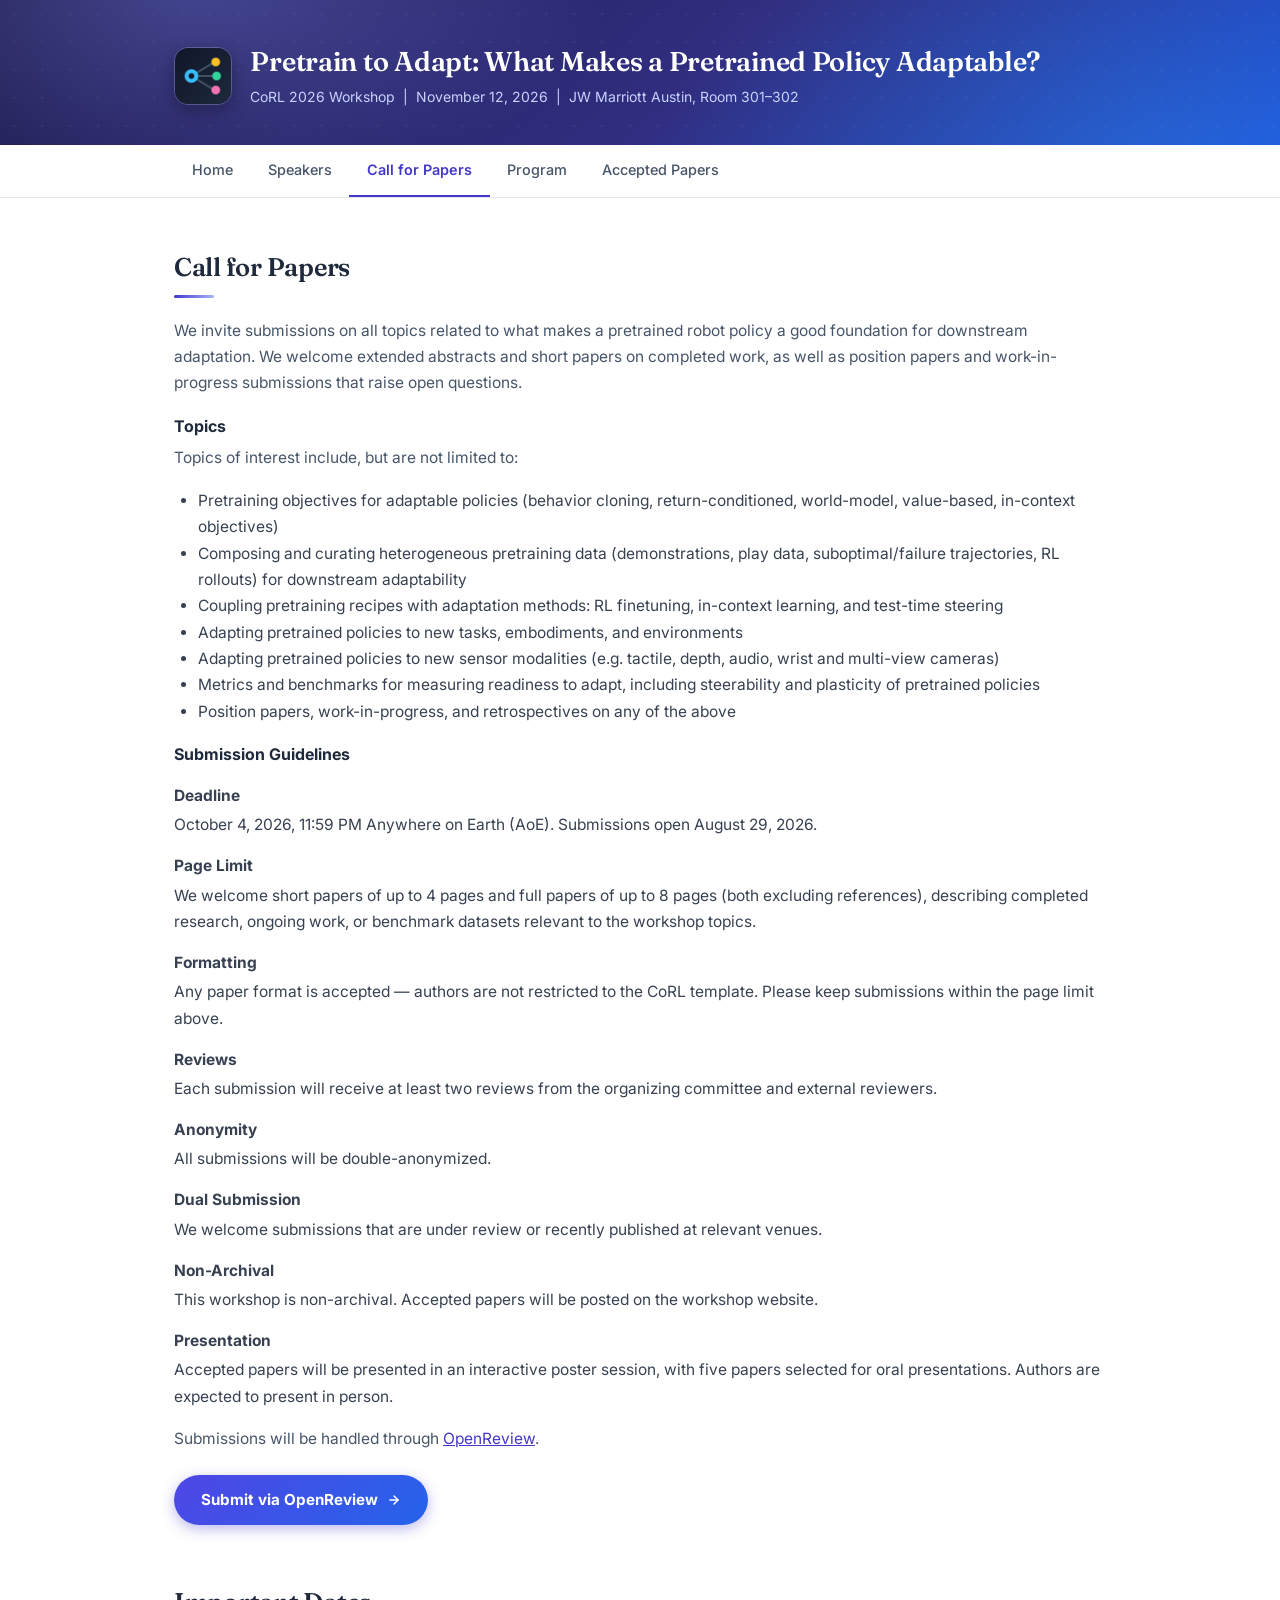
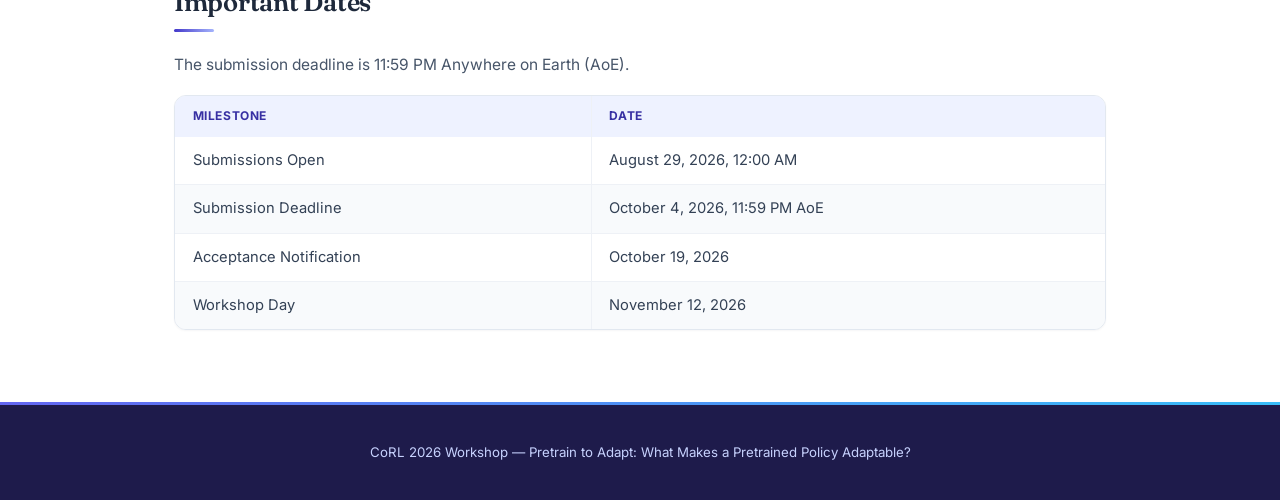
<file: call/index.html>
<!DOCTYPE html>
<html lang="en">
<head>
  <meta charset="UTF-8" />
  <meta name="viewport" content="width=device-width, initial-scale=1.0" />
  <title>Call for Papers — Pretrain to Adapt (CoRL 2026)</title>
  <link rel="icon" type="image/png" href="../images/pretrain-to-adapt.png">
  <link rel="apple-touch-icon" href="../images/favicon-180.png">
  <link rel="preconnect" href="https://fonts.googleapis.com">
  <link rel="preconnect" href="https://fonts.gstatic.com" crossorigin>
  <link href="https://fonts.googleapis.com/css2?family=Fraunces:ital,opsz,wght@0,9..144,500;0,9..144,600;0,9..144,700;1,9..144,400&family=Inter:wght@400;500;600;700;800&display=swap" rel="stylesheet">
  <link rel="stylesheet" href="../css/style.css" />
</head>
<body>

  <header class="site-header">
    <div class="header-inner">
      <img class="header-logo" src="../images/pretrain-to-adapt.png" alt="Pretrain to Adapt workshop logo">
      <div class="site-title">
        <h1>Pretrain to Adapt: What Makes a Pretrained Policy Adaptable?</h1>
        <div class="event-info">CoRL 2026 Workshop &nbsp;|&nbsp; November 12, 2026 &nbsp;|&nbsp; JW Marriott Austin, Room 301–302</div>
      </div>
    </div>
  </header>

  <nav>
    <div class="nav-inner">
      <a href="../index.html">Home</a>
      <a href="../speakers/index.html">Speakers</a>
      <a href="index.html" class="active">Call for Papers</a>
      <a href="../program/index.html">Program</a>
      <a href="../papers/index.html">Accepted Papers</a>
    </div>
  </nav>

  <main class="container">

    <section>
      <h2>Call for Papers</h2>

      <p>
        We invite submissions on all topics related to what makes a pretrained robot policy a good
        foundation for downstream adaptation. We welcome extended abstracts and short papers on
        completed work, as well as position papers and work-in-progress submissions that raise open
        questions.
      </p>

      <h3>Topics</h3>
      <p>Topics of interest include, but are not limited to:</p>
      <ul style="padding-left: 1.5rem; color: #374151; font-size: 0.97rem; margin-bottom: 1rem;">
        <li>Pretraining objectives for adaptable policies (behavior cloning, return-conditioned, world-model, value-based, in-context objectives)</li>
        <li>Composing and curating heterogeneous pretraining data (demonstrations, play data, suboptimal/failure trajectories, RL rollouts) for downstream adaptability</li>
        <li>Coupling pretraining recipes with adaptation methods: RL finetuning, in-context learning, and test-time steering</li>
        <li>Adapting pretrained policies to new tasks, embodiments, and environments</li>
        <li>Adapting pretrained policies to new sensor modalities (e.g. tactile, depth, audio, wrist and multi-view cameras)</li>
        <li>Metrics and benchmarks for measuring readiness to adapt, including steerability and plasticity of pretrained policies</li>
        <li>Position papers, work-in-progress, and retrospectives on any of the above</li>
      </ul>

      <h3>Submission Guidelines</h3>
      <dl style="color: #374151; font-size: 0.97rem; margin-bottom: 1rem;">
        <dt style="font-weight: 700; margin-top: 0.9rem;">Deadline</dt>
        <dd style="margin: 0.2rem 0 0;">October 4, 2026, 11:59&nbsp;PM Anywhere on Earth (AoE). Submissions open August 29, 2026.</dd>

        <dt style="font-weight: 700; margin-top: 0.9rem;">Page Limit</dt>
        <dd style="margin: 0.2rem 0 0;">We welcome short papers of up to 4 pages and full papers of up to 8 pages (both excluding references), describing completed research, ongoing work, or benchmark datasets relevant to the workshop topics.</dd>

        <dt style="font-weight: 700; margin-top: 0.9rem;">Formatting</dt>
        <dd style="margin: 0.2rem 0 0;">Any paper format is accepted &mdash; authors are not restricted to the CoRL template. Please keep submissions within the page limit above.</dd>

        <dt style="font-weight: 700; margin-top: 0.9rem;">Reviews</dt>
        <dd style="margin: 0.2rem 0 0;">Each submission will receive at least two reviews from the organizing committee and external reviewers.</dd>

        <dt style="font-weight: 700; margin-top: 0.9rem;">Anonymity</dt>
        <dd style="margin: 0.2rem 0 0;">All submissions will be double-anonymized.</dd>

        <dt style="font-weight: 700; margin-top: 0.9rem;">Dual Submission</dt>
        <dd style="margin: 0.2rem 0 0;">We welcome submissions that are under review or recently published at relevant venues.</dd>

        <dt style="font-weight: 700; margin-top: 0.9rem;">Non-Archival</dt>
        <dd style="margin: 0.2rem 0 0;">This workshop is non-archival. Accepted papers will be posted on the workshop website.</dd>

        <dt style="font-weight: 700; margin-top: 0.9rem;">Presentation</dt>
        <dd style="margin: 0.2rem 0 0;">Accepted papers will be presented in an interactive poster session, with five papers selected for oral presentations. Authors are expected to present in person.</dd>
      </dl>
      <p>Submissions will be handled through <a href="https://openreview.net/group?id=robot-learning.org/CoRL/2026/Workshop/pretrain-to-adapt" target="_blank" rel="noopener">OpenReview</a>.</p>
      <p style="margin-top: 1.4rem;">
        <a class="btn-primary" href="https://openreview.net/group?id=robot-learning.org/CoRL/2026/Workshop/pretrain-to-adapt" target="_blank" rel="noopener">
          Submit via OpenReview
          <svg width="14" height="14" viewBox="0 0 24 24" fill="none" stroke="currentColor" stroke-width="2.5" stroke-linecap="round" stroke-linejoin="round" aria-hidden="true" focusable="false"><path d="M5 12h14"/><path d="M12 5l7 7-7 7"/></svg>
        </a>
      </p>
    </section>

    <section>
      <h2>Important Dates</h2>
      <p>The submission deadline is 11:59&nbsp;PM Anywhere on Earth (AoE).</p>
      <table class="data-table">
        <thead>
          <tr>
            <th scope="col">Milestone</th>
            <th scope="col">Date</th>
          </tr>
        </thead>
        <tbody>
          <tr>
            <td>Submissions Open</td>
            <td>August 29, 2026, 12:00 AM</td>
          </tr>
          <tr>
            <td>Submission Deadline</td>
            <td>October 4, 2026, 11:59 PM AoE</td>
          </tr>
          <tr>
            <td>Acceptance Notification</td>
            <td>October 19, 2026</td>
          </tr>
          <tr>
            <td>Workshop Day</td>
            <td>November 12, 2026</td>
          </tr>
        </tbody>
      </table>
    </section>

  </main>

  <footer>
    <div>CoRL 2026 Workshop &mdash; Pretrain to Adapt: What Makes a Pretrained Policy Adaptable?</div>
  </footer>

</body>
</html>
</file>
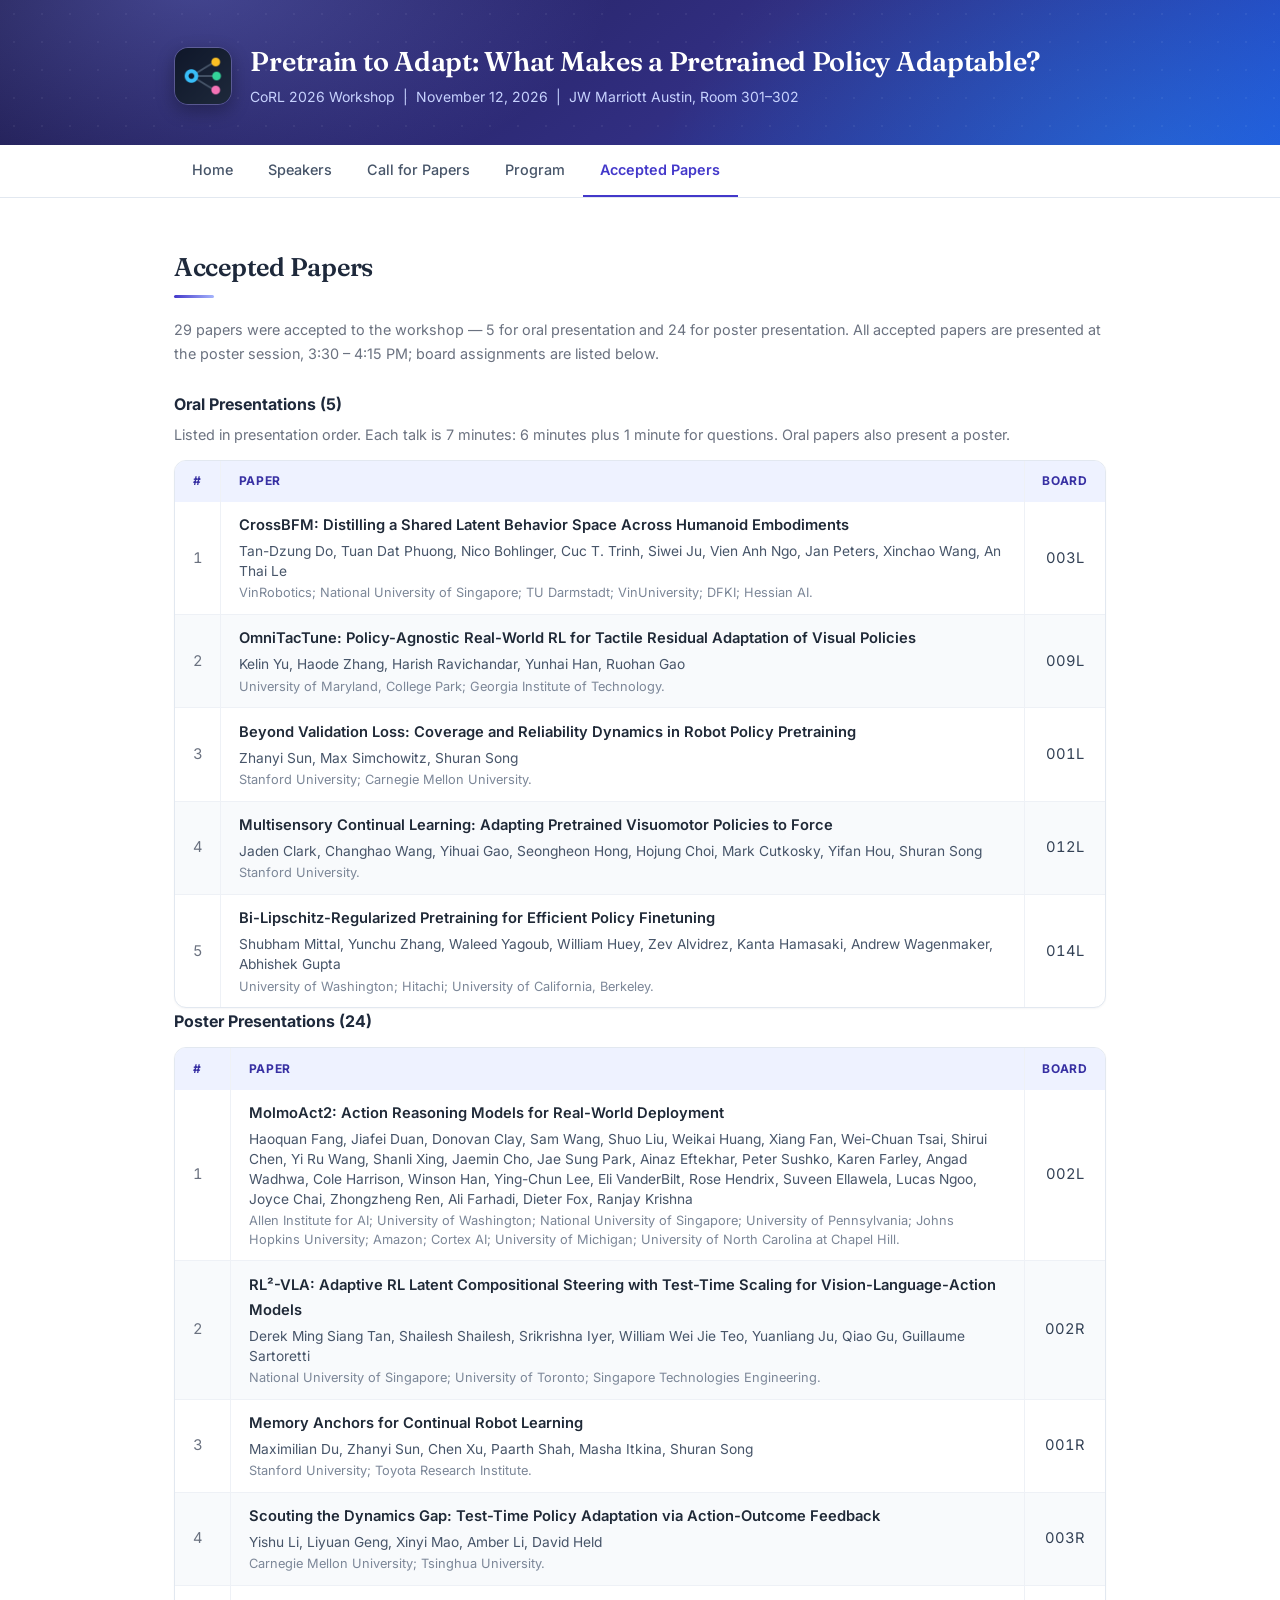
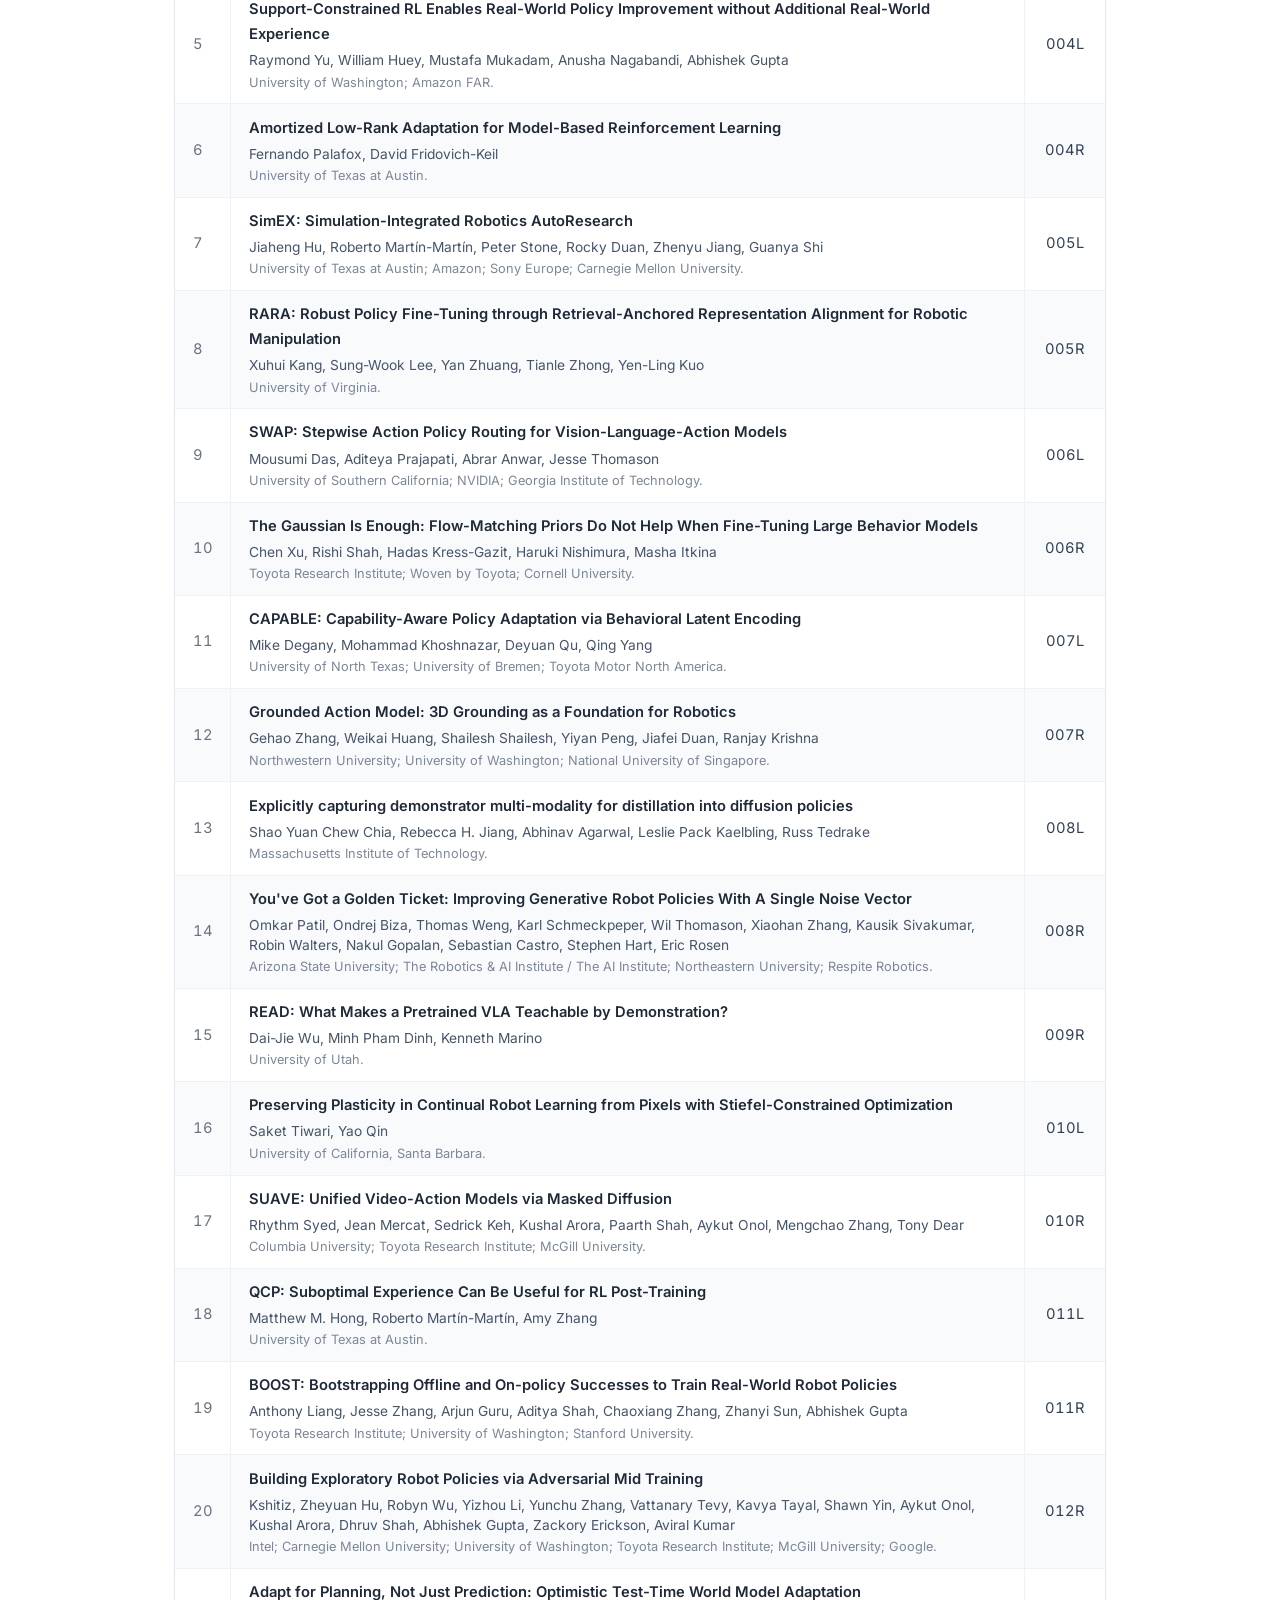
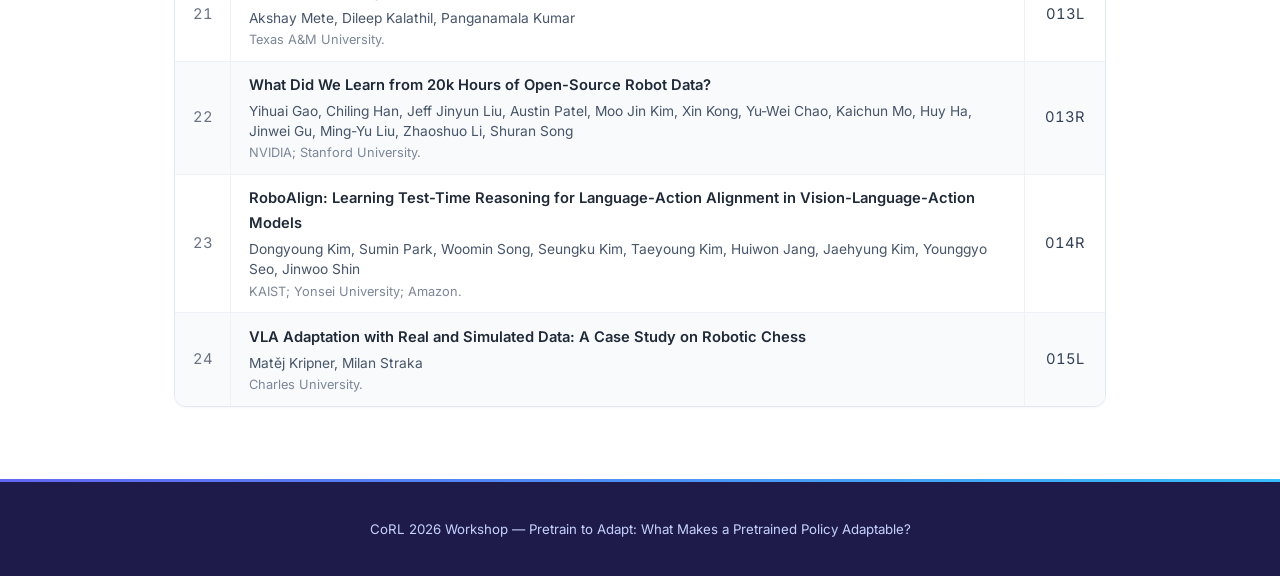
<file: papers/index.html>
<!DOCTYPE html>
<html lang="en">
<head>
  <meta charset="UTF-8" />
  <meta name="viewport" content="width=device-width, initial-scale=1.0" />
  <title>Accepted Papers &mdash; Pretrain to Adapt (CoRL 2026)</title>
  <link rel="icon" type="image/png" href="../images/pretrain-to-adapt.png">
  <link rel="apple-touch-icon" href="../images/favicon-180.png">
  <link rel="preconnect" href="https://fonts.googleapis.com">
  <link rel="preconnect" href="https://fonts.gstatic.com" crossorigin>
  <link href="https://fonts.googleapis.com/css2?family=Fraunces:ital,opsz,wght@0,9..144,500;0,9..144,600;0,9..144,700;1,9..144,400&family=Inter:wght@400;500;600;700;800&display=swap" rel="stylesheet">
  <link rel="stylesheet" href="../css/style.css" />
</head>
<body>

  <header class="site-header">
    <div class="header-inner">
      <img class="header-logo" src="../images/pretrain-to-adapt.png" alt="Pretrain to Adapt workshop logo">
      <div class="site-title">
        <h1>Pretrain to Adapt: What Makes a Pretrained Policy Adaptable?</h1>
        <div class="event-info">CoRL 2026 Workshop &nbsp;|&nbsp; November 12, 2026 &nbsp;|&nbsp; JW Marriott Austin, Room 301–302</div>
      </div>
    </div>
  </header>

  <nav>
    <div class="nav-inner">
      <a href="../index.html">Home</a>
      <a href="../speakers/index.html">Speakers</a>
      <a href="../call/index.html">Call for Papers</a>
      <a href="../program/index.html">Program</a>
      <a href="index.html" class="active">Accepted Papers</a>
    </div>
  </nav>

  <main class="container">

    <section>
      <h2>Accepted Papers</h2>
      <p style="color: #6b7280; font-size: 0.9rem; margin-bottom: 1.5rem;">29 papers were accepted to the workshop &mdash; 5 for oral presentation and 24 for poster presentation. All accepted papers are presented at the poster session, 3:30 &ndash; 4:15 PM; board assignments are listed below.</p>

      <h3>Oral Presentations (5)</h3>
      <p style="color: #6b7280; font-size: 0.9rem; margin-bottom: 0.5rem;">Listed in presentation order. Each talk is 7 minutes: 6 minutes plus 1 minute for questions. Oral papers also present a poster.</p>
      <table class="data-table paper-table">
        <thead>
          <tr><th scope="col">#</th><th scope="col">Paper</th><th scope="col">Board</th></tr>
        </thead>
        <tbody>
            <tr><td class="idx">1</td><td><div class="paper-name">CrossBFM: Distilling a Shared Latent Behavior Space Across Humanoid Embodiments</div><div class="paper-authors">Tan-Dzung Do, Tuan Dat Phuong, Nico Bohlinger, Cuc T. Trinh, Siwei Ju, Vien Anh Ngo, Jan Peters, Xinchao Wang, An Thai Le</div><div class="paper-affil">VinRobotics; National University of Singapore; TU Darmstadt; VinUniversity; DFKI; Hessian AI.</div></td><td class="board">003L</td></tr>
            <tr><td class="idx">2</td><td><div class="paper-name">OmniTacTune: Policy-Agnostic Real-World RL for Tactile Residual Adaptation of Visual Policies</div><div class="paper-authors">Kelin Yu, Haode Zhang, Harish Ravichandar, Yunhai Han, Ruohan Gao</div><div class="paper-affil">University of Maryland, College Park; Georgia Institute of Technology.</div></td><td class="board">009L</td></tr>
            <tr><td class="idx">3</td><td><div class="paper-name">Beyond Validation Loss: Coverage and Reliability Dynamics in Robot Policy Pretraining</div><div class="paper-authors">Zhanyi Sun, Max Simchowitz, Shuran Song</div><div class="paper-affil">Stanford University; Carnegie Mellon University.</div></td><td class="board">001L</td></tr>
            <tr><td class="idx">4</td><td><div class="paper-name">Multisensory Continual Learning: Adapting Pretrained Visuomotor Policies to Force</div><div class="paper-authors">Jaden Clark, Changhao Wang, Yihuai Gao, Seongheon Hong, Hojung Choi, Mark Cutkosky, Yifan Hou, Shuran Song</div><div class="paper-affil">Stanford University.</div></td><td class="board">012L</td></tr>
            <tr><td class="idx">5</td><td><div class="paper-name">Bi-Lipschitz-Regularized Pretraining for Efficient Policy Finetuning</div><div class="paper-authors">Shubham Mittal, Yunchu Zhang, Waleed Yagoub, William Huey, Zev Alvidrez, Kanta Hamasaki, Andrew Wagenmaker, Abhishek Gupta</div><div class="paper-affil">University of Washington; Hitachi; University of California, Berkeley.</div></td><td class="board">014L</td></tr>
        </tbody>
      </table>

      <h3>Poster Presentations (24)</h3>
      <table class="data-table paper-table">
        <thead>
          <tr><th scope="col">#</th><th scope="col">Paper</th><th scope="col">Board</th></tr>
        </thead>
        <tbody>
            <tr><td class="idx">1</td><td><div class="paper-name">MolmoAct2: Action Reasoning Models for Real-World Deployment</div><div class="paper-authors">Haoquan Fang, Jiafei Duan, Donovan Clay, Sam Wang, Shuo Liu, Weikai Huang, Xiang Fan, Wei-Chuan Tsai, Shirui Chen, Yi Ru Wang, Shanli Xing, Jaemin Cho, Jae Sung Park, Ainaz Eftekhar, Peter Sushko, Karen Farley, Angad Wadhwa, Cole Harrison, Winson Han, Ying-Chun Lee, Eli VanderBilt, Rose Hendrix, Suveen Ellawela, Lucas Ngoo, Joyce Chai, Zhongzheng Ren, Ali Farhadi, Dieter Fox, Ranjay Krishna</div><div class="paper-affil">Allen Institute for AI; University of Washington; National University of Singapore; University of Pennsylvania; Johns Hopkins University; Amazon; Cortex AI; University of Michigan; University of North Carolina at Chapel Hill.</div></td><td class="board">002L</td></tr>
            <tr><td class="idx">2</td><td><div class="paper-name">RL²-VLA: Adaptive RL Latent Compositional Steering with Test-Time Scaling for Vision-Language-Action Models</div><div class="paper-authors">Derek Ming Siang Tan, Shailesh Shailesh, Srikrishna Iyer, William Wei Jie Teo, Yuanliang Ju, Qiao Gu, Guillaume Sartoretti</div><div class="paper-affil">National University of Singapore; University of Toronto; Singapore Technologies Engineering.</div></td><td class="board">002R</td></tr>
            <tr><td class="idx">3</td><td><div class="paper-name">Memory Anchors for Continual Robot Learning</div><div class="paper-authors">Maximilian Du, Zhanyi Sun, Chen Xu, Paarth Shah, Masha Itkina, Shuran Song</div><div class="paper-affil">Stanford University; Toyota Research Institute.</div></td><td class="board">001R</td></tr>
            <tr><td class="idx">4</td><td><div class="paper-name">Scouting the Dynamics Gap: Test-Time Policy Adaptation via Action-Outcome Feedback</div><div class="paper-authors">Yishu Li, Liyuan Geng, Xinyi Mao, Amber Li, David Held</div><div class="paper-affil">Carnegie Mellon University; Tsinghua University.</div></td><td class="board">003R</td></tr>
            <tr><td class="idx">5</td><td><div class="paper-name">Support-Constrained RL Enables Real-World Policy Improvement without Additional Real-World Experience</div><div class="paper-authors">Raymond Yu, William Huey, Mustafa Mukadam, Anusha Nagabandi, Abhishek Gupta</div><div class="paper-affil">University of Washington; Amazon FAR.</div></td><td class="board">004L</td></tr>
            <tr><td class="idx">6</td><td><div class="paper-name">Amortized Low-Rank Adaptation for Model-Based Reinforcement Learning</div><div class="paper-authors">Fernando Palafox, David Fridovich-Keil</div><div class="paper-affil">University of Texas at Austin.</div></td><td class="board">004R</td></tr>
            <tr><td class="idx">7</td><td><div class="paper-name">SimEX: Simulation-Integrated Robotics AutoResearch</div><div class="paper-authors">Jiaheng Hu, Roberto Martín-Martín, Peter Stone, Rocky Duan, Zhenyu Jiang, Guanya Shi</div><div class="paper-affil">University of Texas at Austin; Amazon; Sony Europe; Carnegie Mellon University.</div></td><td class="board">005L</td></tr>
            <tr><td class="idx">8</td><td><div class="paper-name">RARA: Robust Policy Fine-Tuning through Retrieval-Anchored Representation Alignment for Robotic Manipulation</div><div class="paper-authors">Xuhui Kang, Sung-Wook Lee, Yan Zhuang, Tianle Zhong, Yen-Ling Kuo</div><div class="paper-affil">University of Virginia.</div></td><td class="board">005R</td></tr>
            <tr><td class="idx">9</td><td><div class="paper-name">SWAP: Stepwise Action Policy Routing for Vision-Language-Action Models</div><div class="paper-authors">Mousumi Das, Aditeya Prajapati, Abrar Anwar, Jesse Thomason</div><div class="paper-affil">University of Southern California; NVIDIA; Georgia Institute of Technology.</div></td><td class="board">006L</td></tr>
            <tr><td class="idx">10</td><td><div class="paper-name">The Gaussian Is Enough: Flow-Matching Priors Do Not Help When Fine-Tuning Large Behavior Models</div><div class="paper-authors">Chen Xu, Rishi Shah, Hadas Kress-Gazit, Haruki Nishimura, Masha Itkina</div><div class="paper-affil">Toyota Research Institute; Woven by Toyota; Cornell University.</div></td><td class="board">006R</td></tr>
            <tr><td class="idx">11</td><td><div class="paper-name">CAPABLE: Capability-Aware Policy Adaptation via Behavioral Latent Encoding</div><div class="paper-authors">Mike Degany, Mohammad Khoshnazar, Deyuan Qu, Qing Yang</div><div class="paper-affil">University of North Texas; University of Bremen; Toyota Motor North America.</div></td><td class="board">007L</td></tr>
            <tr><td class="idx">12</td><td><div class="paper-name">Grounded Action Model: 3D Grounding as a Foundation for Robotics</div><div class="paper-authors">Gehao Zhang, Weikai Huang, Shailesh Shailesh, Yiyan Peng, Jiafei Duan, Ranjay Krishna</div><div class="paper-affil">Northwestern University; University of Washington; National University of Singapore.</div></td><td class="board">007R</td></tr>
            <tr><td class="idx">13</td><td><div class="paper-name">Explicitly capturing demonstrator multi-modality for distillation into diffusion policies</div><div class="paper-authors">Shao Yuan Chew Chia, Rebecca H. Jiang, Abhinav Agarwal, Leslie Pack Kaelbling, Russ Tedrake</div><div class="paper-affil">Massachusetts Institute of Technology.</div></td><td class="board">008L</td></tr>
            <tr><td class="idx">14</td><td><div class="paper-name">You've Got a Golden Ticket: Improving Generative Robot Policies With A Single Noise Vector</div><div class="paper-authors">Omkar Patil, Ondrej Biza, Thomas Weng, Karl Schmeckpeper, Wil Thomason, Xiaohan Zhang, Kausik Sivakumar, Robin Walters, Nakul Gopalan, Sebastian Castro, Stephen Hart, Eric Rosen</div><div class="paper-affil">Arizona State University; The Robotics &amp; AI Institute / The AI Institute; Northeastern University; Respite Robotics.</div></td><td class="board">008R</td></tr>
            <tr><td class="idx">15</td><td><div class="paper-name">READ: What Makes a Pretrained VLA Teachable by Demonstration?</div><div class="paper-authors">Dai-Jie Wu, Minh Pham Dinh, Kenneth Marino</div><div class="paper-affil">University of Utah.</div></td><td class="board">009R</td></tr>
            <tr><td class="idx">16</td><td><div class="paper-name">Preserving Plasticity in Continual Robot Learning from Pixels with Stiefel-Constrained Optimization</div><div class="paper-authors">Saket Tiwari, Yao Qin</div><div class="paper-affil">University of California, Santa Barbara.</div></td><td class="board">010L</td></tr>
            <tr><td class="idx">17</td><td><div class="paper-name">SUAVE: Unified Video-Action Models via Masked Diffusion</div><div class="paper-authors">Rhythm Syed, Jean Mercat, Sedrick Keh, Kushal Arora, Paarth Shah, Aykut Onol, Mengchao Zhang, Tony Dear</div><div class="paper-affil">Columbia University; Toyota Research Institute; McGill University.</div></td><td class="board">010R</td></tr>
            <tr><td class="idx">18</td><td><div class="paper-name">QCP: Suboptimal Experience Can Be Useful for RL Post-Training</div><div class="paper-authors">Matthew M. Hong, Roberto Martín-Martín, Amy Zhang</div><div class="paper-affil">University of Texas at Austin.</div></td><td class="board">011L</td></tr>
            <tr><td class="idx">19</td><td><div class="paper-name">BOOST: Bootstrapping Offline and On-policy Successes to Train Real-World Robot Policies</div><div class="paper-authors">Anthony Liang, Jesse Zhang, Arjun Guru, Aditya Shah, Chaoxiang Zhang, Zhanyi Sun, Abhishek Gupta</div><div class="paper-affil">Toyota Research Institute; University of Washington; Stanford University.</div></td><td class="board">011R</td></tr>
            <tr><td class="idx">20</td><td><div class="paper-name">Building Exploratory Robot Policies via Adversarial Mid Training</div><div class="paper-authors">Kshitiz, Zheyuan Hu, Robyn Wu, Yizhou Li, Yunchu Zhang, Vattanary Tevy, Kavya Tayal, Shawn Yin, Aykut Onol, Kushal Arora, Dhruv Shah, Abhishek Gupta, Zackory Erickson, Aviral Kumar</div><div class="paper-affil">Intel; Carnegie Mellon University; University of Washington; Toyota Research Institute; McGill University; Google.</div></td><td class="board">012R</td></tr>
            <tr><td class="idx">21</td><td><div class="paper-name">Adapt for Planning, Not Just Prediction: Optimistic Test-Time World Model Adaptation</div><div class="paper-authors">Akshay Mete, Dileep Kalathil, Panganamala Kumar</div><div class="paper-affil">Texas A&amp;M University.</div></td><td class="board">013L</td></tr>
            <tr><td class="idx">22</td><td><div class="paper-name">What Did We Learn from 20k Hours of Open-Source Robot Data?</div><div class="paper-authors">Yihuai Gao, Chiling Han, Jeff Jinyun Liu, Austin Patel, Moo Jin Kim, Xin Kong, Yu-Wei Chao, Kaichun Mo, Huy Ha, Jinwei Gu, Ming-Yu Liu, Zhaoshuo Li, Shuran Song</div><div class="paper-affil">NVIDIA; Stanford University.</div></td><td class="board">013R</td></tr>
            <tr><td class="idx">23</td><td><div class="paper-name">RoboAlign: Learning Test-Time Reasoning for Language-Action Alignment in Vision-Language-Action Models</div><div class="paper-authors">Dongyoung Kim, Sumin Park, Woomin Song, Seungku Kim, Taeyoung Kim, Huiwon Jang, Jaehyung Kim, Younggyo Seo, Jinwoo Shin</div><div class="paper-affil">KAIST; Yonsei University; Amazon.</div></td><td class="board">014R</td></tr>
            <tr><td class="idx">24</td><td><div class="paper-name">VLA Adaptation with Real and Simulated Data: A Case Study on Robotic Chess</div><div class="paper-authors">Matěj Kripner, Milan Straka</div><div class="paper-affil">Charles University.</div></td><td class="board">015L</td></tr>
        </tbody>
      </table>
    </section>

  </main>

  <footer>
    <div>CoRL 2026 Workshop &mdash; Pretrain to Adapt: What Makes a Pretrained Policy Adaptable?</div>
  </footer>

</body>
</html>
</file>
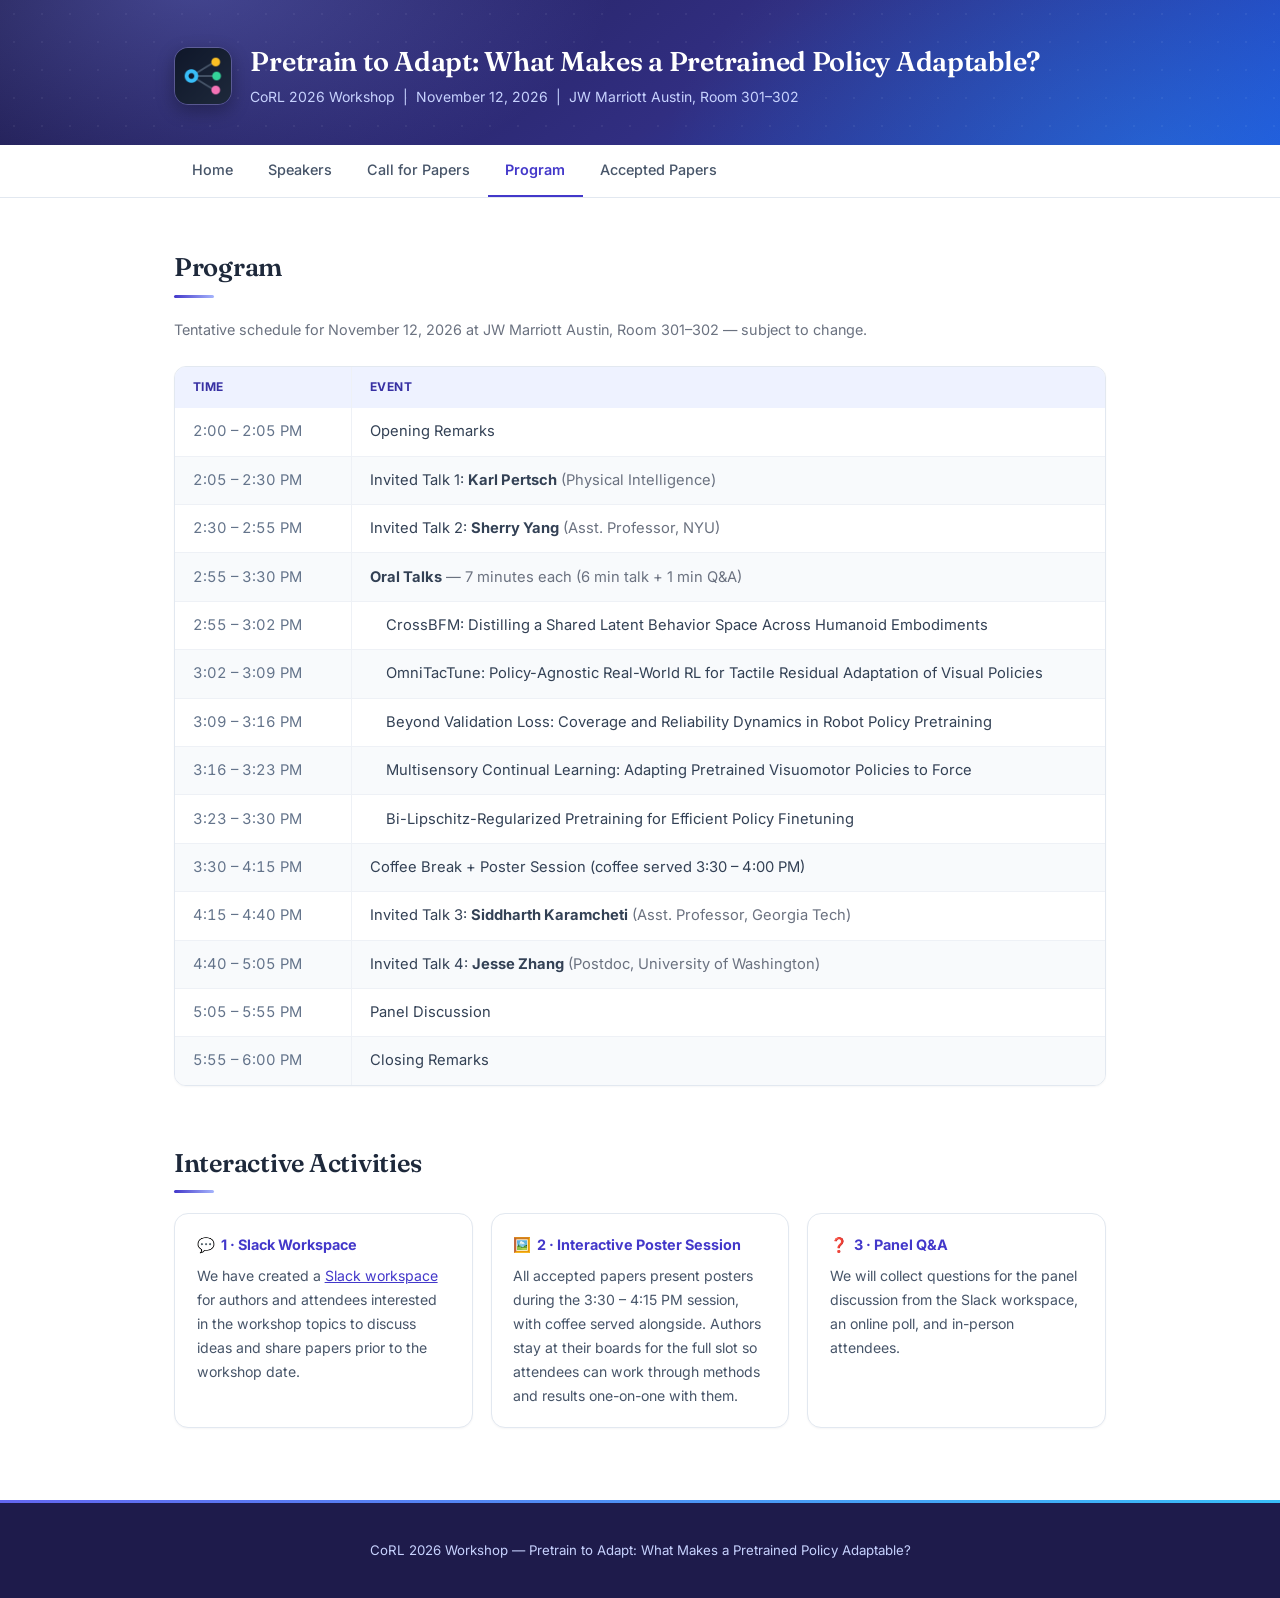
<file: program/index.html>
<!DOCTYPE html>
<html lang="en">
<head>
  <meta charset="UTF-8" />
  <meta name="viewport" content="width=device-width, initial-scale=1.0" />
  <title>Program — Pretrain to Adapt (CoRL 2026)</title>
  <link rel="icon" type="image/png" href="../images/pretrain-to-adapt.png">
  <link rel="apple-touch-icon" href="../images/favicon-180.png">
  <link rel="preconnect" href="https://fonts.googleapis.com">
  <link rel="preconnect" href="https://fonts.gstatic.com" crossorigin>
  <link href="https://fonts.googleapis.com/css2?family=Fraunces:ital,opsz,wght@0,9..144,500;0,9..144,600;0,9..144,700;1,9..144,400&family=Inter:wght@400;500;600;700;800&display=swap" rel="stylesheet">
  <link rel="stylesheet" href="../css/style.css" />
</head>
<body>

  <header class="site-header">
    <div class="header-inner">
      <img class="header-logo" src="../images/pretrain-to-adapt.png" alt="Pretrain to Adapt workshop logo">
      <div class="site-title">
        <h1>Pretrain to Adapt: What Makes a Pretrained Policy Adaptable?</h1>
        <div class="event-info">CoRL 2026 Workshop &nbsp;|&nbsp; November 12, 2026 &nbsp;|&nbsp; JW Marriott Austin, Room 301–302</div>
      </div>
    </div>
  </header>

  <nav>
    <div class="nav-inner">
      <a href="../index.html">Home</a>
      <a href="../speakers/index.html">Speakers</a>
      <a href="../call/index.html">Call for Papers</a>
      <a href="index.html" class="active">Program</a>
      <a href="../papers/index.html">Accepted Papers</a>
    </div>
  </nav>

  <main class="container">

    <section>
      <h2>Program</h2>
      <p style="color: #6b7280; font-size: 0.9rem; margin-bottom: 1.5rem;">Tentative schedule for November 12, 2026 at JW Marriott Austin, Room 301–302 &mdash; subject to change.</p>

      <table class="data-table">
        <thead>
          <tr><th scope="col">Time</th><th scope="col">Event</th></tr>
        </thead>
        <tbody>
          <tr><td class="time">2:00 – 2:05 PM</td><td>Opening Remarks</td></tr>
          <tr><td class="time">2:05 – 2:30 PM</td><td>Invited Talk 1: <strong>Karl Pertsch</strong> <span style="color:#6b7280;">(Physical Intelligence)</span></td></tr>
          <tr><td class="time">2:30 – 2:55 PM</td><td>Invited Talk 2: <strong>Sherry Yang</strong> <span style="color:#6b7280;">(Asst. Professor, NYU)</span></td></tr>
          <tr><td class="time">2:55 – 3:30 PM</td><td><strong>Oral Talks</strong> <span style="color:#6b7280;">&mdash; 7 minutes each (6 min talk + 1 min Q&amp;A)</span></td></tr>
          <tr><td class="time">2:55 – 3:02 PM</td><td style="padding-left:2.1rem;">CrossBFM: Distilling a Shared Latent Behavior Space Across Humanoid Embodiments</td></tr>
          <tr><td class="time">3:02 – 3:09 PM</td><td style="padding-left:2.1rem;">OmniTacTune: Policy-Agnostic Real-World RL for Tactile Residual Adaptation of Visual Policies</td></tr>
          <tr><td class="time">3:09 – 3:16 PM</td><td style="padding-left:2.1rem;">Beyond Validation Loss: Coverage and Reliability Dynamics in Robot Policy Pretraining</td></tr>
          <tr><td class="time">3:16 – 3:23 PM</td><td style="padding-left:2.1rem;">Multisensory Continual Learning: Adapting Pretrained Visuomotor Policies to Force</td></tr>
          <tr><td class="time">3:23 – 3:30 PM</td><td style="padding-left:2.1rem;">Bi-Lipschitz-Regularized Pretraining for Efficient Policy Finetuning</td></tr>
          <tr><td class="time">3:30 – 4:15 PM</td><td>Coffee Break + Poster Session (coffee served 3:30 &ndash; 4:00 PM)</td></tr>
          <tr><td class="time">4:15 – 4:40 PM</td><td>Invited Talk 3: <strong>Siddharth Karamcheti</strong> <span style="color:#6b7280;">(Asst. Professor, Georgia Tech)</span></td></tr>
          <tr><td class="time">4:40 – 5:05 PM</td><td>Invited Talk 4: <strong>Jesse Zhang</strong> <span style="color:#6b7280;">(Postdoc, University of Washington)</span></td></tr>
          <tr><td class="time">5:05 – 5:55 PM</td><td>Panel Discussion</td></tr>
          <tr><td class="time">5:55 – 6:00 PM</td><td>Closing Remarks</td></tr>
        </tbody>
      </table>
    </section>

    <section>
      <h2>Interactive Activities</h2>
      <div class="topic-grid">
        <div class="topic-card">
          <h3>💬 &nbsp;1 &middot; Slack Workspace</h3>
          <p style="font-size: 0.88rem; margin: 0;">We have created a <a href="https://join.slack.com/t/corl2026pretr-hxl8842/shared_invite/zt-48ya521jp-Zos1fnLA~ZVeiwCrwtGC5A" target="_blank" rel="noopener">Slack workspace</a> for authors and attendees interested in the workshop topics to discuss ideas and share papers prior to the workshop date.</p>
        </div>
        <div class="topic-card">
          <h3>🖼️ &nbsp;2 &middot; Interactive Poster Session</h3>
          <p style="font-size: 0.88rem; margin: 0;">All accepted papers present posters during the 3:30 &ndash; 4:15 PM session, with coffee served alongside. Authors stay at their boards for the full slot so attendees can work through methods and results one-on-one with them.</p>
        </div>
        <div class="topic-card">
          <h3>❓ &nbsp;3 &middot; Panel Q&amp;A</h3>
          <p style="font-size: 0.88rem; margin: 0;">We will collect questions for the panel discussion from the Slack workspace, an online poll, and in-person attendees.</p>
        </div>
      </div>
    </section>

  </main>

  <footer>
    <div>CoRL 2026 Workshop &mdash; Pretrain to Adapt: What Makes a Pretrained Policy Adaptable?</div>
  </footer>

</body>
</html>
</file>
<file: css/style.css>
* {
  box-sizing: border-box;
  margin: 0;
  padding: 0;
}

:root {
  --primary:      #4338ca;
  --primary-dark: #3730a3;
  --hero-top:     #1e1b4b;
  --hero-bot:     #1d4ed8;
  --text:         #1e293b;
  --text-muted:   #475569;
  --border:       #e2e8f0;
  --bg:           #ffffff;
  --bg-alt:       #f8fafc;
  --radius:       14px;
}

body {
  font-family: 'Inter', -apple-system, BlinkMacSystemFont, 'Segoe UI', Roboto, 'Helvetica Neue', Arial, sans-serif;
  color: var(--text);
  background: var(--bg);
  line-height: 1.7;
  -webkit-font-smoothing: antialiased;
}

/* ── Header ── */
.site-header {
  background: linear-gradient(140deg, var(--hero-top) 0%, #312e81 55%, var(--hero-bot) 100%);
  color: #fff;
  padding: 2.75rem 0 2.25rem;
  position: relative;
  overflow: hidden;
}

.site-header::before {
  content: '';
  position: absolute;
  inset: 0;
  background-image: radial-gradient(rgba(255,255,255,0.06) 1px, transparent 1px);
  background-size: 28px 28px;
  pointer-events: none;
}

.site-header::after {
  content: '';
  position: absolute;
  inset: 0;
  background:
    radial-gradient(600px 300px at 15% -10%, rgba(129,140,248,0.35), transparent 70%),
    radial-gradient(700px 400px at 90% 110%, rgba(56,189,248,0.22), transparent 70%);
  pointer-events: none;
}

.header-inner {
  max-width: 980px;
  margin: 0 auto;
  padding: 0 1.5rem;
  position: relative;
  z-index: 1;
  display: flex;
  align-items: center;
  gap: 1.15rem;
}

.header-logo {
  width: 58px;
  height: 58px;
  border-radius: 14px;
  flex-shrink: 0;
  border: 1px solid rgba(255,255,255,0.18);
  box-shadow: 0 6px 18px rgba(0,0,0,0.3);
}

.site-title h1 {
  font-family: 'Fraunces', Georgia, 'Times New Roman', serif;
  font-size: 1.7rem;
  font-weight: 600;
  color: #fff;
  line-height: 1.25;
  letter-spacing: -0.01em;
}

.site-title .event-info {
  font-size: 0.875rem;
  color: #c7d2fe;
  margin-top: 0.45rem;
}

/* ── Nav ── */
nav {
  background: rgba(255,255,255,0.96);
  border-bottom: 1px solid var(--border);
  position: sticky;
  top: 0;
  z-index: 100;
  backdrop-filter: blur(8px);
  -webkit-backdrop-filter: blur(8px);
}

.nav-inner {
  max-width: 980px;
  margin: 0 auto;
  padding: 0 1.5rem;
  display: flex;
}

nav a {
  display: block;
  padding: 0.8rem 1.1rem;
  text-decoration: none;
  color: var(--text-muted);
  font-size: 0.9rem;
  font-weight: 500;
  border-bottom: 2px solid transparent;
  transition: color 0.15s, border-color 0.15s;
}

nav a:hover {
  color: var(--primary);
}

nav a.active {
  color: var(--primary);
  border-bottom-color: var(--primary);
  font-weight: 600;
}

/* ── Main content ── */
.container {
  max-width: 980px;
  margin: 0 auto;
  padding: 3rem 1.5rem 4.5rem;
}

section {
  margin-bottom: 3.5rem;
}

section:last-child {
  margin-bottom: 0;
}

h2 {
  font-family: 'Fraunces', Georgia, serif;
  font-size: 1.6rem;
  font-weight: 600;
  letter-spacing: -0.01em;
  color: var(--text);
  margin-bottom: 1.25rem;
  padding-bottom: 0.5rem;
  position: relative;
}

h2::after {
  content: '';
  position: absolute;
  left: 0;
  bottom: 0;
  width: 2.5rem;
  height: 3px;
  border-radius: 3px;
  background: linear-gradient(90deg, var(--primary), #a5b4fc);
}

h3 {
  font-size: 1rem;
  font-weight: 700;
  color: var(--text);
  margin-bottom: 0.35rem;
}

p {
  color: var(--text-muted);
  margin-bottom: 1rem;
  font-size: 0.97rem;
}

p:last-child {
  margin-bottom: 0;
}

a {
  color: var(--primary);
}

/* ── Hero / intro ── */
.intro-block {
  background: #eef2ff;
  border-left: 4px solid var(--primary);
  border-radius: 0 10px 10px 0;
  padding: 1.25rem 1.5rem;
  margin-bottom: 2rem;
  font-style: italic;
  color: var(--primary-dark);
  font-size: 1rem;
}

/* ── CTA button ── */
.btn-primary {
  display: inline-flex;
  align-items: center;
  gap: 0.55rem;
  background: linear-gradient(135deg, #4f46e5, #2563eb);
  color: #fff;
  font-weight: 700;
  font-size: 0.95rem;
  padding: 0.75rem 1.7rem;
  border-radius: 999px;
  text-decoration: none;
  box-shadow: 0 4px 14px rgba(67,56,202,0.35);
  transition: transform 0.15s ease, box-shadow 0.15s ease;
}
.btn-primary:hover {
  transform: translateY(-2px);
  box-shadow: 0 8px 22px rgba(67,56,202,0.45);
}

/* ── Data tables (program, dates) ── */
.data-table {
  width: 100%;
  border-collapse: separate;
  border-spacing: 0;
  font-size: 0.92rem;
  margin-top: 0.75rem;
  border: 1px solid var(--border);
  border-radius: 12px;
  overflow: hidden;
  box-shadow: 0 1px 2px rgba(15,23,42,0.04);
  background: var(--bg);
}

.data-table th {
  background: #eef2ff;
  color: var(--primary-dark);
  text-align: left;
  padding: 0.65rem 1.1rem;
  font-size: 0.75rem;
  font-weight: 700;
  text-transform: uppercase;
  letter-spacing: 0.05em;
}

.data-table td {
  padding: 0.7rem 1.1rem;
  border-top: 1px solid #eef1f6;
  color: #334155;
}

.data-table tr:first-child td {
  border-top: none;
}

.data-table th + th,
.data-table td + td {
  border-left: 1px solid #eef1f6;
}

.data-table tbody tr:nth-child(even) td {
  background: #f8fafc;
}

.data-table .time {
  white-space: nowrap;
  color: #64748b;
  font-variant-numeric: tabular-nums;
  width: 11rem;
}

/* ── Topic cards ── */
.topic-grid {
  display: grid;
  grid-template-columns: repeat(auto-fit, minmax(220px, 1fr));
  gap: 1.1rem;
  margin-top: 1rem;
}

.topic-card {
  border: 1px solid var(--border);
  border-radius: var(--radius);
  padding: 1.2rem 1.35rem;
  background: var(--bg);
  box-shadow: 0 1px 2px rgba(15,23,42,0.04);
  transition: box-shadow 0.2s ease, transform 0.2s ease, border-color 0.2s ease;
}

.topic-card:hover {
  box-shadow: 0 10px 30px rgba(67,56,202,0.10);
  border-color: #c7d2fe;
  transform: translateY(-3px);
}

.topic-card h3 {
  font-size: 0.9rem;
  color: var(--primary);
  margin-bottom: 0.4rem;
}

.topic-card ul {
  padding-left: 1.1rem;
  font-size: 0.83rem;
  color: #4b5563;
}

.topic-card ul li {
  margin-bottom: 0.2rem;
}

/* ── Organizer cards ── */
.organizer-grid {
  display: flex;
  flex-wrap: wrap;
  gap: 1rem;
  margin-top: 1rem;
}

.organizer-card {
  border: 1px solid var(--border);
  border-radius: var(--radius);
  padding: 0.9rem 1.4rem;
  text-align: center;
  min-width: 160px;
  background: var(--bg);
  box-shadow: 0 1px 2px rgba(15,23,42,0.04);
  transition: box-shadow 0.2s ease, transform 0.2s ease, border-color 0.2s ease;
}

.organizer-card:hover {
  box-shadow: 0 10px 28px rgba(67,56,202,0.10);
  border-color: #c7d2fe;
  transform: translateY(-3px);
}

.organizer-card .name {
  font-weight: 700;
  font-size: 0.95rem;
  color: var(--text);
}

.organizer-card .affil {
  font-size: 0.78rem;
  color: #64748b;
  margin-top: 0.2rem;
}

/* ── Speaker cards ── */
.speaker-grid {
  display: grid;
  grid-template-columns: repeat(auto-fill, minmax(160px, 1fr));
  gap: 1.25rem;
  margin-top: 1rem;
}

.speaker-card {
  border: 1px solid var(--border);
  border-radius: var(--radius);
  overflow: hidden;
  text-align: center;
  background: var(--bg);
  box-shadow: 0 1px 2px rgba(15,23,42,0.04);
  transition: box-shadow 0.2s ease, transform 0.2s ease, border-color 0.2s ease;
}

.speaker-card:hover {
  box-shadow: 0 10px 28px rgba(67,56,202,0.12);
  border-color: #c7d2fe;
  transform: translateY(-3px);
}

.speaker-photo {
  width: 100%;
  aspect-ratio: 1;
  background: #e0e7ff;
  display: flex;
  align-items: center;
  justify-content: center;
  font-size: 2.5rem;
  color: #6366f1;
}

.speaker-photo img {
  width: 100%;
  height: 100%;
  object-fit: cover;
}

.speaker-info {
  padding: 0.8rem 0.6rem;
}

.speaker-info .name {
  font-weight: 700;
  font-size: 0.88rem;
  color: var(--text);
}

.speaker-info .affil {
  font-size: 0.78rem;
  color: #64748b;
  margin-top: 0.15rem;
}

.speaker-info .tag {
  display: inline-block;
  margin-top: 0.35rem;
  font-size: 0.72rem;
  padding: 0.1rem 0.5rem;
  border-radius: 999px;
  background: #e0e7ff;
  color: var(--primary);
}

/* ── Coming soon ── */
.coming-soon {
  text-align: center;
  padding: 5rem 2rem;
  color: #94a3b8;
}

.coming-soon .icon {
  font-size: 2.5rem;
  margin-bottom: 1rem;
}

.coming-soon p {
  color: #64748b;
  font-size: 1rem;
}

/* ── Footer ── */
footer {
  background: var(--hero-top);
  color: #c7d2fe;
  padding: 2.25rem 1.5rem;
  text-align: center;
  font-size: 0.83rem;
  line-height: 1.7;
  border-top: 3px solid transparent;
  border-image: linear-gradient(90deg, #6366f1, #38bdf8) 1;
}

/* ── Accepted-papers board assignments ── */
.paper-table td .paper-name {
  font-weight: 600;
  color: #1f2937;
}

.paper-table td .paper-authors {
  margin-top: 0.25rem;
  font-size: 0.86rem;
  color: #475569;
  line-height: 1.45;
}

.paper-table td .paper-affil {
  margin-top: 0.15rem;
  font-size: 0.8rem;
  color: #7c8798;
  line-height: 1.45;
}

.paper-table td.idx {
  width: 2.5rem;
  color: #6b7280;
  font-variant-numeric: tabular-nums;
}

.paper-table td.board {
  width: 4.5rem;
  text-align: center;
  font-variant-numeric: tabular-nums;
}

.paper-table th:nth-child(3),
.paper-table th:nth-child(4) {
  text-align: center;
}

/* ── Responsive ── */
@media (max-width: 600px) {
  .site-title h1 {
    font-size: 1.25rem;
  }
  nav a {
    padding: 0.7rem 0.75rem;
    font-size: 0.82rem;
  }
  .topic-grid {
    grid-template-columns: 1fr;
  }
  .data-table .time {
    width: auto;
  }
  .paper-table td.idx {
    width: 1.9rem;
    padding-left: 0.6rem;
    padding-right: 0.3rem;
  }
  .paper-table td.board {
    width: 2.6rem;
    padding-left: 0.3rem;
    padding-right: 0.3rem;
  }
  .paper-table td,
  .paper-table th {
    font-size: 0.85rem;
  }
}
</file>
